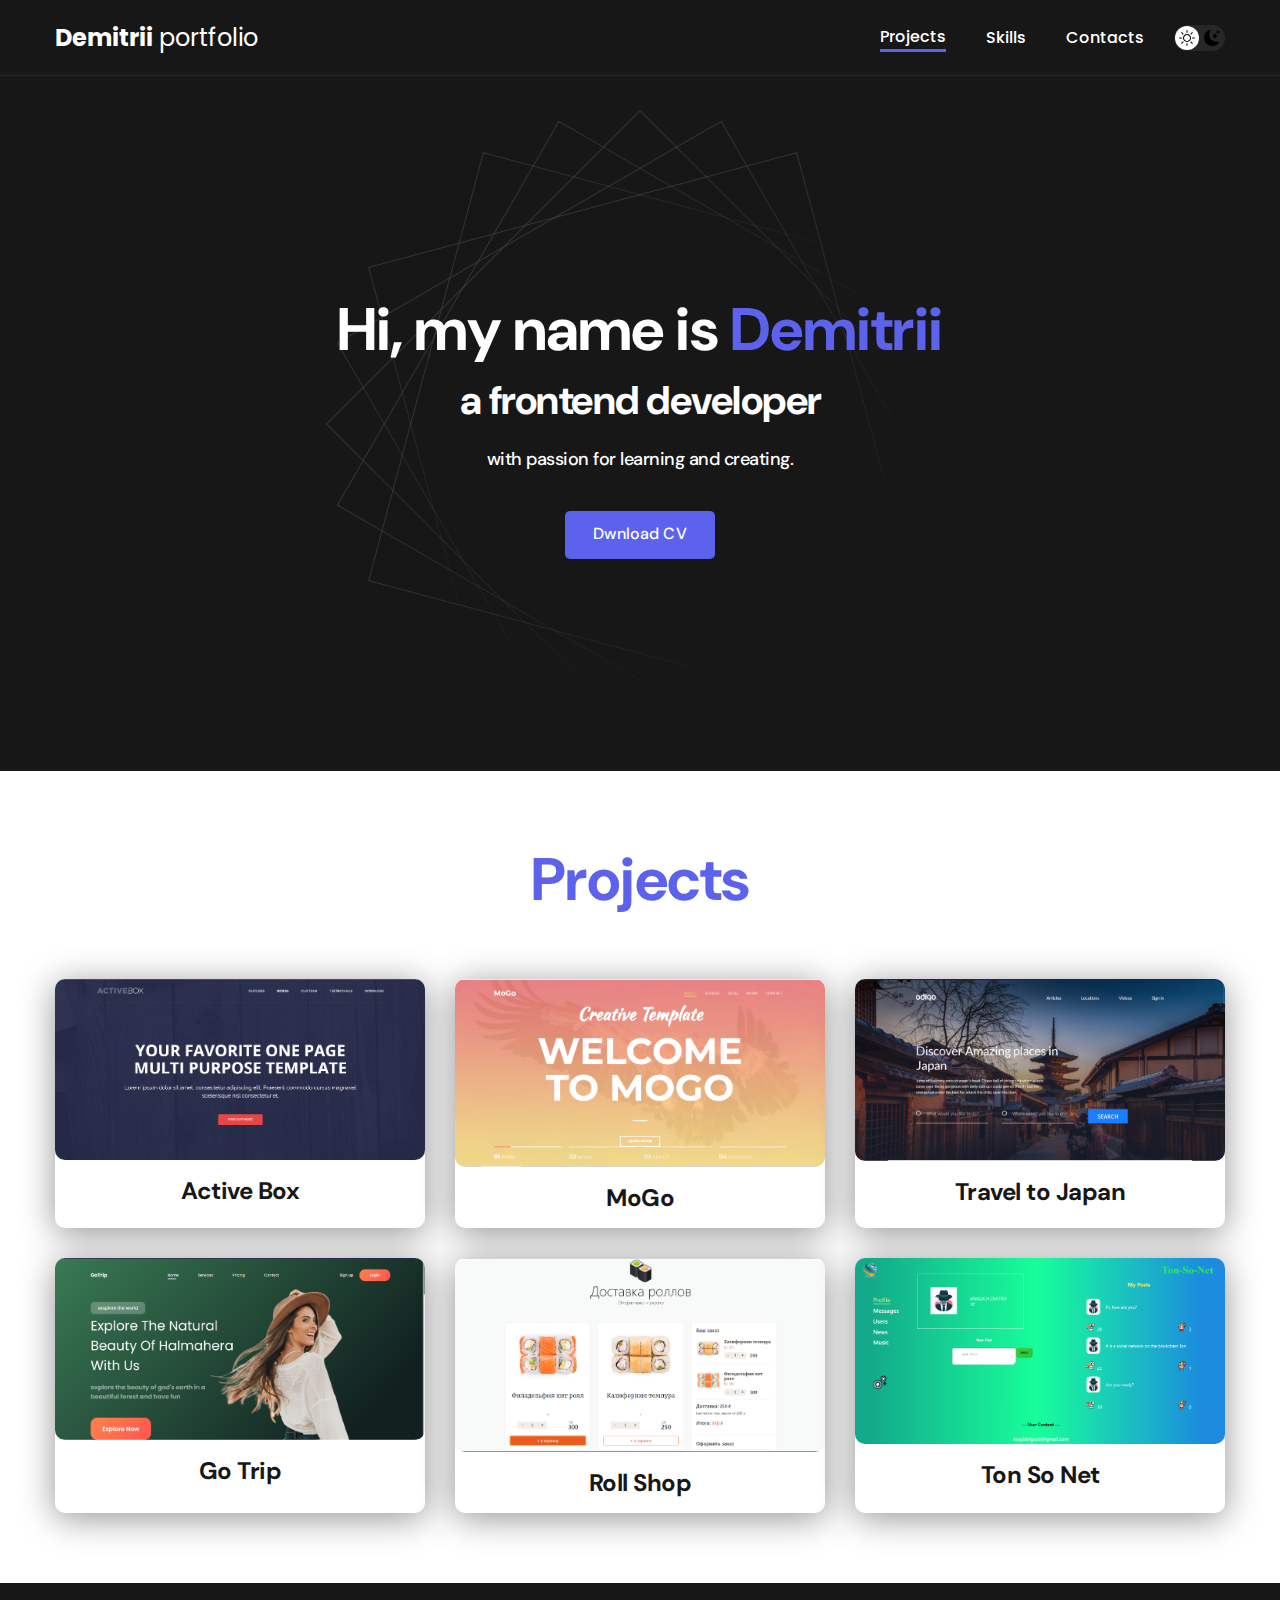
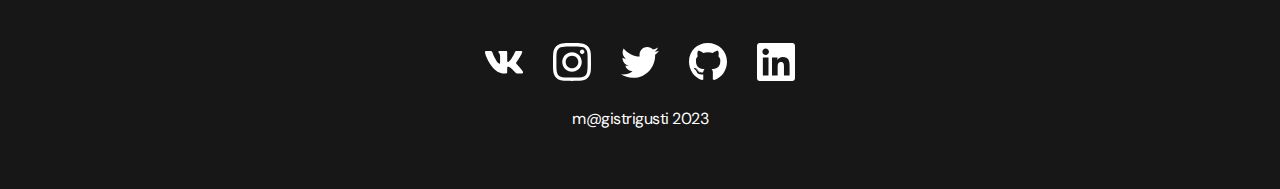
<file: index.html>
<!DOCTYPE html>
<html lang="en">

<head>
  <meta charset="UTF-8">
  <meta http-equiv="X-UA-Compatible" content="IE=edge">
  <meta name="viewport" content="width=device-width, initial-scale=1.0">
  <title>Dmitrii Portfolio</title>
  <link rel="stylesheet" href="./css/main.css">
</head>

<body>
  <nav class="nav">
    <div class="container">
      <div class="nav-row">
        <a class="logo" href="./index.html">
          <strong>Demitrii</strong>
          portfolio
        </a>

        <button class="dark-mode-btn">
          <img class="dark-mode-btn__icon" src="./img/icons/sun.svg" alt="Ligth Mode">
          <img class="dark-mode-btn__icon" src="./img/icons/moon.svg" alt="Dark Mode">
        </button>

        <ul class="nav-list">
          <li class="nav-list__item">
            <a class="nav-list__link nav-list__link--active" href="./index.html">Projects</a>
          </li>
          <li class="nav-list__item">
            <a class="nav-list__link" href="./skills.html">Skills</a>
          </li>
          <li class="nav-list__item">
            <a class="nav-list__link" href="./contacts.html">Contacts</a>
          </li>
        </ul>
      </div>
    </div>
  </nav>

  <header class="header">
    <div class="header__wrapper">
      <h1 class="header__title">
        <strong>Hi, my name is
          <em>Demitrii</em>
        </strong>
        <br>
        a frontend developer
      </h1>
      <div class="header__text">
        <p>with passion for learning and creating.</p>
      </div>
      <a class="btn" href="#!">Dwnload CV</a>
    </div>
  </header>

  <main class="section">
    <div class="container">
      <h2 class="title-1">Projects</h2>
      <ul class="projects">
        <li class="project">
          <a href="./project-page.html">
            <img class="project__img" src="./img/projects/activebox.png" alt="Project Active Box">
            <h3 class="project__title">Active Box</h3>
          </a>
        </li>
        <li class="project">
          <a href="./project-page.html">
            <img class="project__img" src="./img/projects/mogo.png" alt="Project MoGo">
            <h3 class="project__title">MoGo</h3>
          </a>
        </li>
        <li class="project">
          <a href="./project-page.html">
            <img class="project__img" src="./img/projects/japan-travel.png" alt="Project Japan Travel">
            <h3 class="project__title">Travel to Japan</h3>
          </a>
        </li>
        <li class="project">
          <a href="./project-page.html">
            <img class="project__img" src="./img/projects/gotrip.png" alt="Project Go Trip">
            <h3 class="project__title">Go Trip</h3>
          </a>
        </li>
        <li class="project">
          <a href="./project-page.html">
            <img class="project__img" src="./img/projects/roll-shop.png" alt="Project Roll Shop">
            <h3 class="project__title">Roll Shop</h3>
          </a>
        </li>
        <li class="project">
          <a href="./project-page.html">
            <img class="project__img" src="./img/projects/tonsonet.png" alt="Project Ton So Net">
            <h3 class="project__title">Ton So Net</h3>
          </a>
        </li>
      </ul>
    </div>
  </main>

  <footer class="footer">
    <div class="container">
      <div class="footer__wrapper">
        <ul class="social">
          <li class="social__item">
            <a href="#!"><img src="./img/icons/vk.svg" alt="Link"></a>
          </li>
          <li class="social__item">
            <a href="#!"><img src="./img/icons/instagram.svg" alt="Link"></a>
          </li>
          <li class="social__item">
            <a href="#!"><img src="./img/icons/twitter.svg" alt="Link"></a>
          </li>
          <li class="social__item">
            <a href="#!"><img src="./img/icons/gitHub.svg" alt="Link"></a>
          </li>
          <li class="social__item">
            <a href="#!"><img src="./img/icons/linkedIn.svg" alt="Link"></a>
          </li>
        </ul>

        <div class="copyright">
          <p>m@gistrigusti 2023</p>
        </div>
      </div>
    </div>
  </footer>

  <script src="./js/main.js"></script>
</body>

</html>
</file>
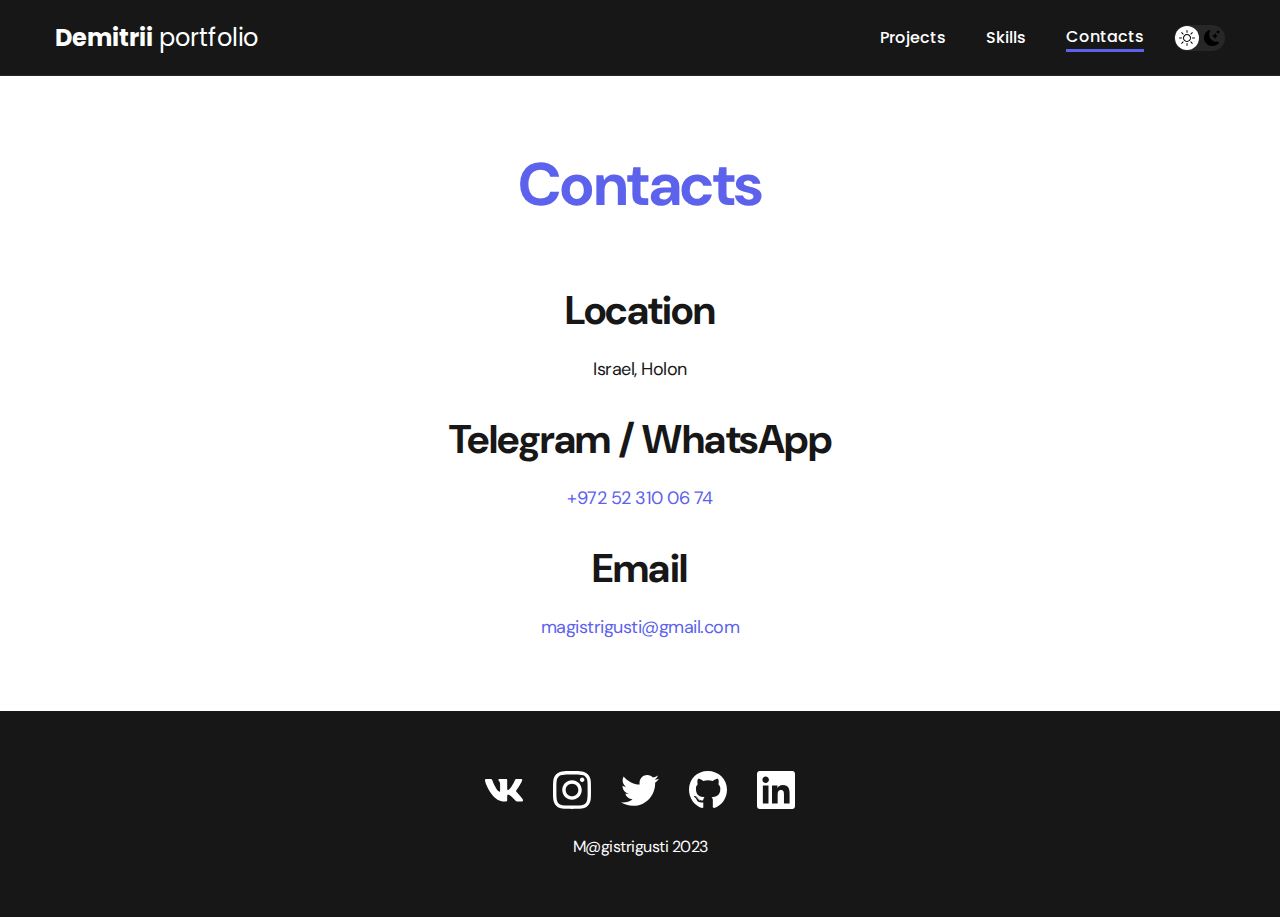
<file: contacts.html>
<!DOCTYPE html>
<html lang="en">
<head>
  <meta charset="UTF-8">
  <meta http-equiv="X-UA-Compatible" content="IE=edge">
  <meta name="viewport" content="width=device-width, initial-scale=1.0">
  <title>Contacts</title>
  <link rel="stylesheet" href="./css/main.css">
</head>
<body>
  <nav class="nav">
    <div class="container">
      <div class="nav-row">
        <a class="logo" href="./index.html">
          <strong>Demitrii</strong>
          portfolio
        </a>

        <button class="dark-mode-btn">
          <img class="dark-mode-btn__icon" src="./img/icons/sun.svg" alt="Light mode">
          <img class="dark-mode-btn__icon" src="./img/icons/moon.svg" alt="Dark mode">
        </button>

        <ul class="nav-list">
          <li class="nav-list__item">
            <a class="nav-list__link" href="./index.html">Projects</a>
          </li>
          <li class="nav-list__item">
            <a class="nav-list__link" href="./skills.html">Skills</a>
          </li>
          <li class="nav-list__item">
            <a class="nav-list__link nav-list__link--active" href="./contacts.html">Contacts</a>
          </li>
        </ul>
      </div>
    </div>
  </nav>

  <main class="section">
    <div class="container">
      <h1 class="title-1">Contacts</h1>

      <ul class="content-list">
        <li class="content-list__item">
          <h2 class="title-2">Location</h2>
          <p>Israel, Holon</p>
        </li>
        <li class="content-list__item">
          <h2 class="title-2">Telegram / WhatsApp</h2>
          <p><a href="+972523100674">+972 52 310 06 74</a></p>
        </li>
        <li class="content-list__item">
          <h2 class="title-2">Email</h2>
          <p><a href="mailto:magistrigusti@gmail.com">magistrigusti@gmail.com</a></p>
        </li>
      </ul>
    </div>
  </main>

  <footer class="footer">
    <div class="container">
      <div class="footer__wrapper">
        <ul class="social">
          <li class="social__item">
            <a href="#!">
              <img src="./img/icons/vk.svg" alt="link">
            </a>
          </li>
          <li class="social__item">
            <a href="#!">
              <img src="./img/icons/instagram.svg" alt="link">
            </a>
          </li>
          <li class="social__item">
            <a href="#!">
              <img src="./img/icons/twitter.svg" alt="link">
            </a>
          </li>
          <li class="social__item">
            <a href="#!">
              <img src="./img/icons/gitHub.svg" alt="link">
            </a>
          </li>
          <li class="social__item">
            <a href="#!">
              <img src="./img/icons/linkedIn.svg" alt="link">
            </a>
          </li>
        </ul>

        <div class="copyright">
          <p>M@gistrigusti 2023</p>
        </div>
      </div>
    </div>
  </footer>

  <script src="./js/main.js"></script>
</body>
</html>
</file>
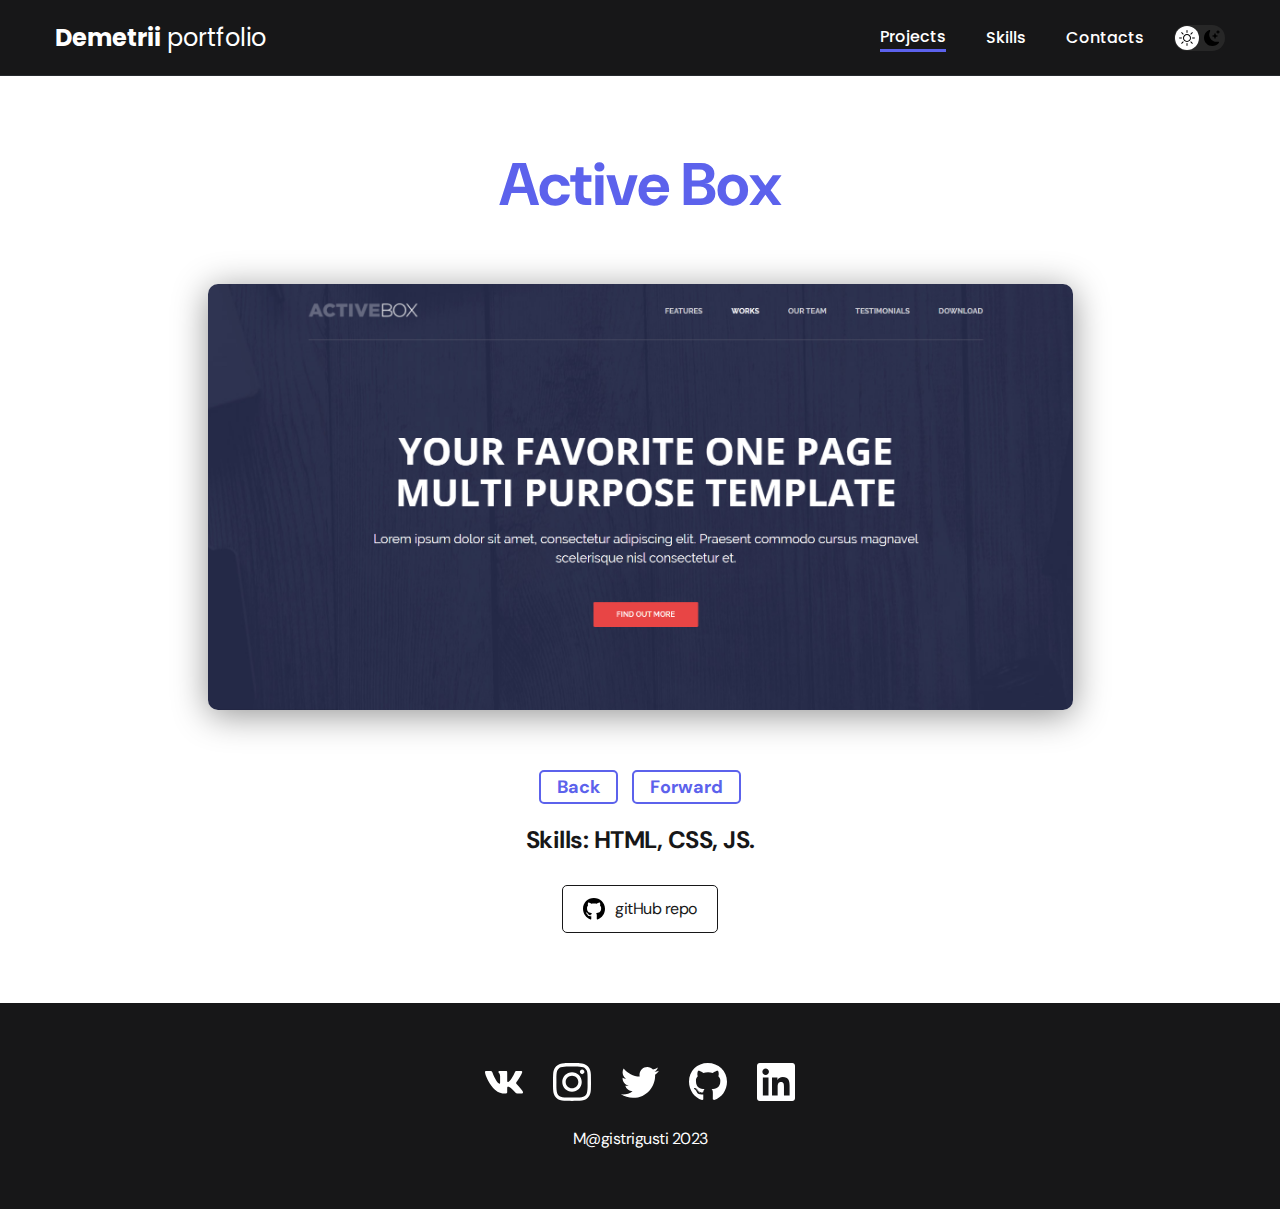
<file: project-page.html>
<!DOCTYPE html>
<html lang="en">
<head>
  <meta charset="UTF-8">
  <meta http-equiv="X-UA-Compatible" content="IE=edge">
  <meta name="viewport" content="width=device-width, initial-scale=1.0">
  <title>Project page</title>
  <link rel="stylesheet" href="./css/main.css">
</head>
<body>
  <nav class="nav">
    <div class="container">
      <div class="nav-row">
        <a class="logo" href="./index.html">
          <strong>Demetrii</strong>
          portfolio
        </a>

        <button class="dark-mode-btn">
          <img class="dark-mode-btn__icon" src="./img/icons/sun.svg" alt="Light mode">
          <img class="dark-mode-btn__icon" src="./img/icons/moon.svg" alt="Dark mode">
        </button>

        <ul class="nav-list">
          <li class="nav-list__item">
            <a class="nav-list__link nav-list__link--active" href="./index.html">Projects</a>
          </li>
          <li class="nav-list__item">
            <a class="nav-list__link" href="./skills.html">Skills</a>
          </li>
          <li class="nav-list__item">
            <a class="nav-list__link" href="./contacts.html">Contacts</a>
          </li>
        </ul>
      </div>
    </div>
  </nav>

  <main class="section">
    <div class="container">
      <div class="project-details">
        <h1 class="title-1">Active Box</h1>
        
        <div class="slider" id="slider">
          <img class="project-details__cover" src="./img/projects/activebox/activebox-1.png" alt="slider 1">
          <img class="project-details__cover" src="./img/projects/activebox/activebox-2.png" alt="slider 2">
          <img class="project-details__cover" src="./img/projects/activebox/activebox-3.png" alt="slider 3">
          <img class="project-details__cover" src="./img/projects/activebox/activebox-4.png" alt="slider 4">
        </div>

        <div class="controls">
          <button class="btn-slider" id="btnPrev">Back</button>
          <button class="btn-slider" id="btnNext">Forward</button>
        </div>

        <div class="project-details__desc">
          <p>Skills: HTML, CSS, JS.</p>
        </div>

        <a class="btn-outline">
          <img src="./img/icons/gitHub-black.svg" alt="">
          gitHub repo
        </a>
      </div>

    </div>
  </main>

  <footer class="footer">
    <div class="container">
      <div class="footer__wrapper">
        <ul class="social">
          <li class="socila__item">
            <a href="#!">
              <img src="./img/icons/vk.svg" alt="Link">
            </a>
          </li>
          <li class="social__item">
            <a href="#!">
              <img src="./img/icons/instagram.svg" alt="Link">
            </a>
          </li>
          <li class="social__item">
            <a href="#!">
              <img src="./img/icons/twitter.svg" alt="Link">
            </a>
          </li>
          <li class="social__item">
            <a href="#!">
              <img src="./img/icons/gitHub.svg" alt="Link">
            </a>
          </li>
          <li class="social__item">
            <a href="#!">
              <img src="./img/icons/linkedIn.svg" alt="Link">
            </a>
          </li>
        </ul>

        <div class="copyright">
          <p>M@gistrigusti 2023</p>
        </div>
      </div>
    </div>
  </footer>

  <script src="./js/main.js"></script>
  <script src="./js/slider.js"></script>
</body>
</html>
</file>
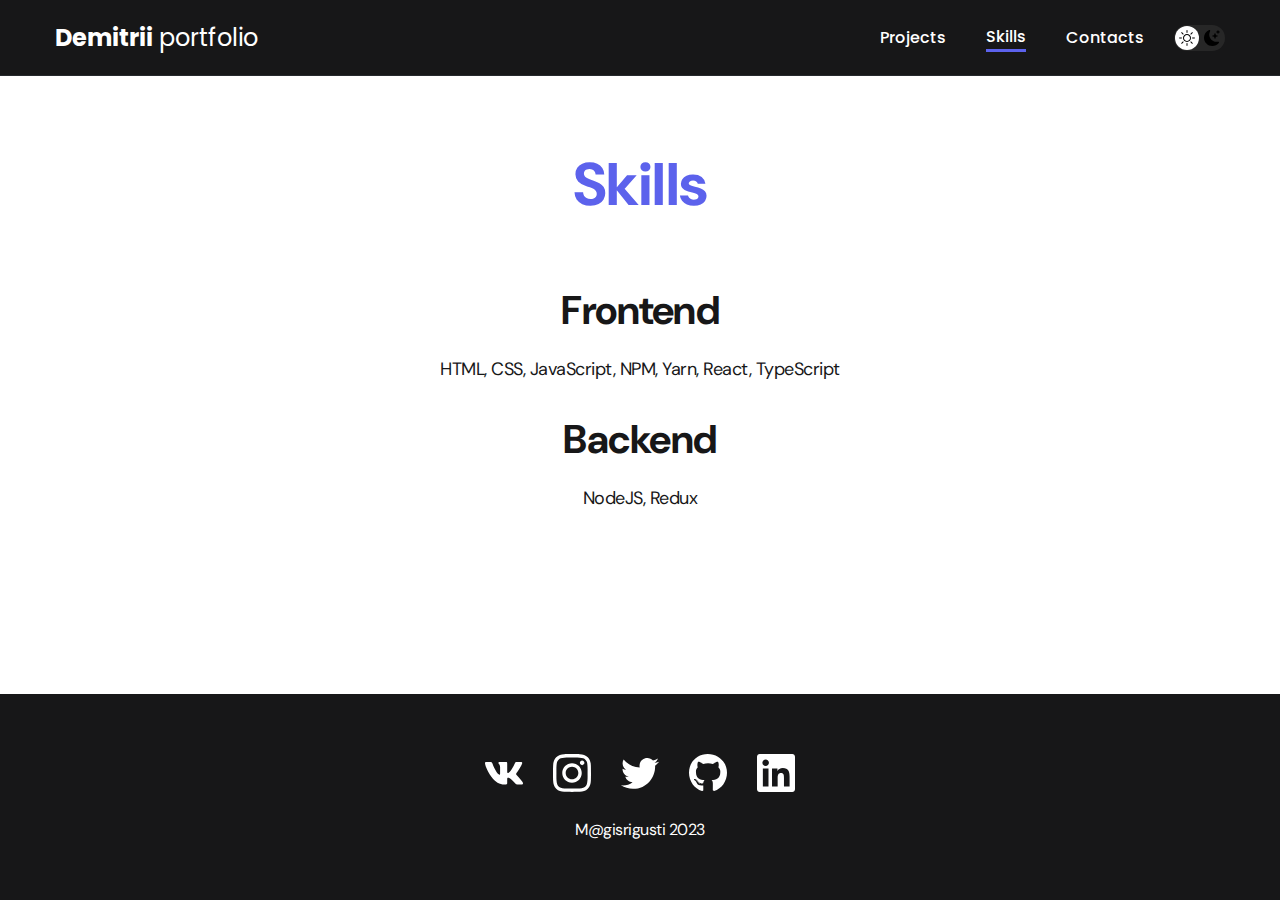
<file: skills.html>
<!DOCTYPE html>
<html lang="en"> 
<head>
  <meta charset="UTF-8">
  <meta http-equiv="X-UA-Compatible" content="IE=edge">
  <meta name="viewport" content="width=device-width, initial-scale=1.0">
  <title>Skills</title>
  <link rel="stylesheet" href="./css/main.css">
</head>
<body>
  <nav class="nav">
    <div class="container">
      <div class="nav-row">
        <a class="logo" href="./index.html">
          <strong>Demitrii</strong>
          portfolio
        </a>

        <button class="dark-mode-btn">
          <img class="dark-mode-btn__icon" src="./img/icons/sun.svg" alt="Light mode">
          <img class="dark-mode-btn__icon" src="./img/icons/moon.svg" alt="Dark mode">
        </button>

        <ul class="nav-list">
          <li class="nav-list__item">
            <a class="nav-list__link" href="./index.html">Projects</a>
          </li>
          <li class="nav-list__item">
            <a class="nav-list__link nav-list__link--active" href="./skills.html">Skills</a>
          </li>
          <li class="nav-list__item">
            <a class="nav-list__link" href="./contacts.html">Contacts</a>
          </li>
        </ul>
      </div>
    </div>
  </nav>

  <main class="section">
    <div class="container">
      <h1 class="title-1">Skills</h1>

      <ul class="content-list">
        <li class="content-list__item">
          <h2 class="title-2">Frontend</h2>
          <p>HTML, CSS, JavaScript, NPM, Yarn, React, TypeScript</p>
        </li>
        
        <li class="content-list__item">
          <h2 class="title-2">Backend</h2>
          <p>NodeJS, Redux</p>
        </li>
      </ul>
    </div>
  </main>

  <footer class="footer">
    <div class="container">
      <div class="footer__wrapper">
        <ul class="social">
          <li class="social__item">
            <a href="#!">
              <img src="./img/icons/vk.svg" alt="link">
            </a>
          </li>
          <li class="social__item">
            <a href="#!">
              <img src="./img/icons/instagram.svg" alt="link">
            </a>
          </li>
          <li class="social__item">
            <a href="#!">
              <img src="./img/icons/twitter.svg" alt="link">
            </a>
          </li>
          <li class="social__item">
            <a href="#!">
              <img src="./img/icons/gitHub.svg" alt="link">
            </a>
          </li>
          <li class="social__item">
            <a hre="#!">
              <img src="./img/icons/linkedIn.svg" alt="link">
            </a>
          </li>
        </ul>

        <div class="copyright">
          <p>M@gisrigusti 2023</p>
        </div>
      </div>
    </div>
  </footer>

  <script src="./js/main.js"></script>
</body>
</html>
</file>
<file: css/main.css>
@import "./reset.css";
@import url('https://fonts.googleapis.com/css2?family=DM+Sans:wght@400;500;700&family=Poppins:ital,wght@0,500;0,700;1,400&display=swap');

:root {
  --black: #171718;
  --black-grey: #26292D;
  --white: #ffffff;
  --purple: #5C62EC;
  --orange: rgb(240, 169, 36);
  

  --dark: var(--black);
  --dark-border: var(--black-grey);
  --text: var(--white);
  --accent: var(--purple);

  /* Light mode */
  --shadow: 0px 5px 35px rgba(0, 0, 0, 0.426);
  --page-bg: var(--white);
  --text-color: var(--black);

}

.dark {
  --page-bg: #252526;
  --text-color: var(--white);
  --accent: orange;
  --shadow: 0px 5px 35px rgba(161, 159, 159, 0.426);
  ;
}

html,body {
  display: flex;
  flex-direction: column;

  font-family: "DM Sans", sans-serif;
  letter-spacing: -0.5px;
  min-height: 100vh;

  color: var(--text-color);
  background-color: var(--page-bg)
}

/* Geteral */

.none {
  display: none !important;
}

.container {
  margin: 0 auto;
  padding: 0 15px;
  max-width: 1200px;
}

.nav {
  padding: 20px;
  letter-spacing: normal;
  border-bottom: 1px solid var(--dark-border);
  background-color: var(--dark);
  color: var(--text);
}

.nav-row {
  display: flex;
  justify-content: flex-end;
  align-items: center;
  column-gap: 30px;
  row-gap: 20px;
  flex-wrap: wrap;
}

.logo {
  margin-right: auto;
  font-size: 24px;
  font-family: 'Poppins', sans-serif;
  color: var(--text);
}

.logo strong {
  font-weight: 700;
}

.nav-list {
  display: flex;
  align-items: center;
  column-gap: 40px;
  font-size: 16px;
  font-weight: 500;
  font-family: "Poppins", sans-serif;
}

.nav-list__link {
  color: var(--text);
}

.nav-list__link--active {
  position: relative;
}

.nav-list__link--active::after {
  content: "";
  display: block;
  height: 3px;
  width: 100%;
  background-color: var(--accent);
}

/* Header */

.header {
  min-height: 695px;
  background-color: var(--dark);

  background-image: url('../../img/header-bg.png');
  background-repeat: no-repeat;
  background-size: auto;
  background-position: center center;

  display: flex;
  justify-content: center;
  align-items: center;
  text-align: center;
  
  color: var(--text);
  padding: 40px 0;
}

.header-wrapper {
  padding: 0 15px;
  max-width: 660px;
}

.header__title {
  margin-bottom: 20px;
  font-size: 40px;
  font-weight: 700;
  line-height: 1.4;
}

.header__title strong {
  font-size: 60px;
  font-weight: 700;
}

.header__title em {
  font-style: normal;
  color: var(--accent);
}

.header__text {
  font-size: 18px;
  font-weight: 500;
  line-height: 1.3;
  padding-bottom: 40px;
}

/* Btn */

.btn {
  padding: 12px 28px;
  display: inline-block;
  height: 48px;

  letter-spacing: 0.15px;
  border-radius: 5px;
  background-color: var(--accent);
  color: var(--text);
  font-size: 16px;
  font-weight: 500;

  transition: opacity 0.2s ease-in;
}

.btn:hover {
  opacity: 0.8;
}

.btn:active {
  position: relative;
  top: 1px;
}

.btn-outline {
  display: flex;
  column-gap: 10px;
  align-items: 10px;

  height: 48px;
  border: 1px solid var(--black);
  border-radius: 5px;
  color: var(--black);
  background-color:var(--white);
  padding: 12px 20px;

  transition: opacity 0.2s ease-in;
}

.btn-outline:hover {
  opacity: 0.8;
} 

.btn-outline:active {
  position: relative;
  top: 2px;
}

/* Btn Slider */

.controls {
  margin: 0 auto;
  padding: 15px 0;
  text-align: center;
}

.btn-slider {
  margin: 5px;
  font-size: 18px;
  font-weight: 700;
  padding: 0.2rem 1rem;
  cursor: pointer;
  color: var(--accent);
  border: 2px solid var(--accent);
  border-radius: 5px;
  transition: opacity 0.2s ease-in;
}

.btn-slider:active {
  position: relative;
  top: 1px;
}

.btn-slider:hover {
  opacity: 0.8;
}

/* Dark mode */

.dark-mode-btn {
  order: 9;

  position: relative;
  display: flex;
  justify-content: space-between;

  width: 51px;
  height: 26px;
  padding: 5px;

  border-radius: 50px;
  background-color: #272727;
}

.dark-mode-btn::before {
  content: "";
  position: absolute;
  top: 1px;
  left: 1px;

  display: block;
  width: 24px;
  height: 24px;
  border-radius: 50%;
  background-color: var(--text);

  transition: left 0.2s ease-in;
}

.dark-mode-btn--active::before {
  left: 26px;
}

.dark-mode-btn__icon {
  position: relative;
  z-index: 1000;
}

/* General */

.section {
  padding: 70px 0;
}

.title-1 {
  margin-bottom: 60px;
  font-size: 60px;
  font-weight: 700;
  line-height: 1.3;
  text-align: center;
  color: var(--accent);
}

.title-2 {
  margin-bottom: 20px;
  font-size: 40px;
  font-weight: 700;
  line-height: 1.3;
  text-align: center;
}

/* Projects */

.projects {
  display: flex;
  flex-wrap: wrap;
  column-gap: 30px;
  row-gap: 30px;
}

.project {
  max-width: 370px;
  background-color: var(--page-bg);
  border-radius: 10px;
  box-shadow: var(--shadow);
}

.project__img {
  border-radius: 10px;
}

.project__title {
  padding: 15px 20px;
  font-size: 24px;
  font-weight: 700;
  line-height: 1.3;
  text-align: center;
  color: var(--text-color);
}

/* Project details */

.project-details {
  margin: 0 auto;
  max-width: 865px;

  display: flex;
  flex-direction: column;
  align-items: center;
  text-align: center;
}

.project-details__cover {
  margin-bottom: 40px;
  width: 900px;
  border-radius: 10px;
  box-shadow: var(--shadow);
}

.project-details__desc {
  margin-bottom: 30px;
  font-size: 24px;
  font-weight: 700;
  line-height: 1.3;
}

/* Slider */

.hidden {
  display: none;
}

/* Content-list */

.content-list {
  margin: 0 auto;
  max-width: 570px;
  display: flex;
  flex-direction: column;
  align-items: center;
  text-align: center;
  row-gap: 30px;
}

.content-list a {
  color: var(--accent);
}

.content-list__item {
  font-size: 18px;
  font-weight: 400;
  line-height: 1.5;
}

/* Footer */

.footer {
  margin-top: auto;
  background-color: var(--dark);
  color: var(--text);
  padding: 60px 0;
}

.footer__wrapper {
  display: flex;
  flex-direction: column;
  align-items: center;
  row-gap: 27px;
}

.social {
  display: flex;
  column-gap: 30px;
  align-items: center;
}

.copyright {
  font-size: 16px
}


/* Mobil */

@media (max-width: 620px) {

  .header {
    min-height: unset;
  }

  .header__title {
    font-size: 30px;
  }

  .header__title strong {
    font-size: 40px; 
  }

  /* Nav */

  .nav-row {
    justify-content: space-between;
  }

  .dark-mode-btn {
    order: 0;
  }

  /* General */

  .section {
    padding: 40px 0;
  }

  .title-1 {
    margin-bottom: 30px;
    font-size: 40px;
  }

  .title-2 {
    margin-bottom: 10px;
    font-size: 30px;
  }
}
</file>
